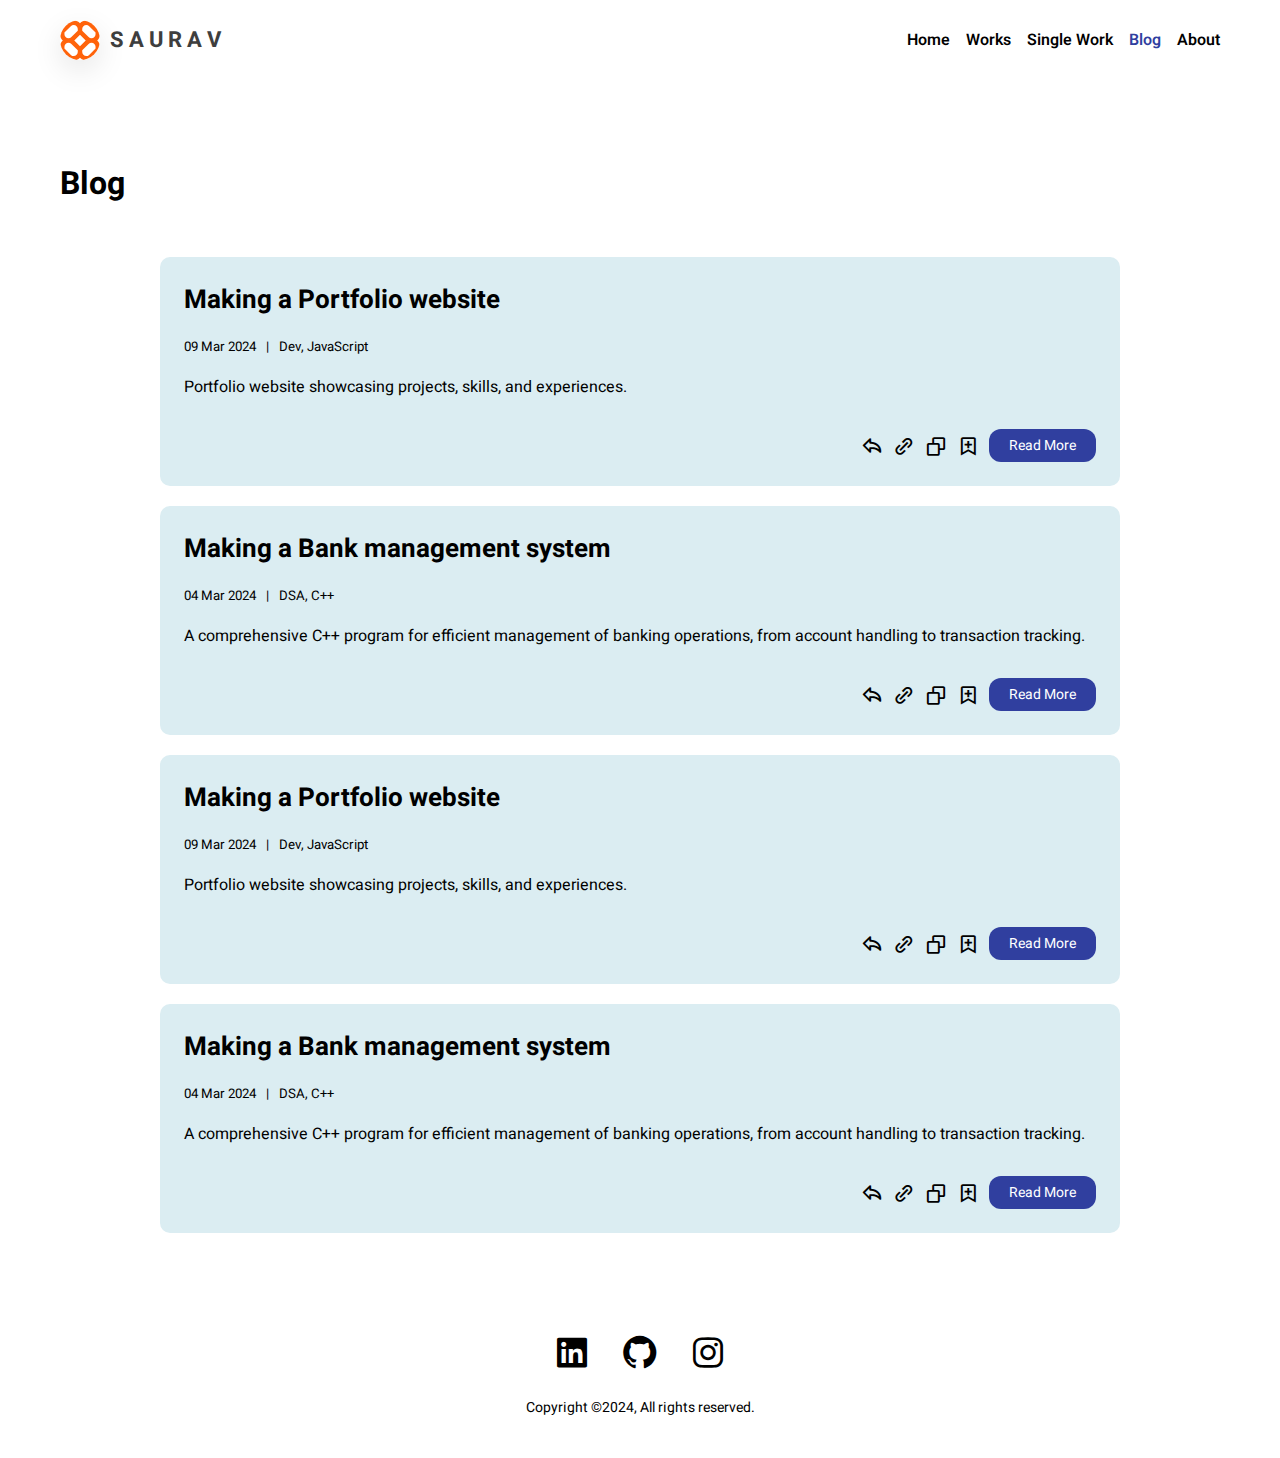
<file: blog.html>
<!DOCTYPE html>
<html lang="en">
    <head>
        <meta charset="UTF-8" />
        <meta name="viewport" content="width=device-width, initial-scale=1.0" />
        <!-- Title of webpage -->
        <title>Blog Page | S A U R A V</title>

        <!-- Link external stylesheet -->
        <link rel="stylesheet" href="style.css" />

        <!-- Import Boxicon icons -->
        <link
            href="https://unpkg.com/boxicons@2.1.4/css/boxicons.min.css"
            rel="stylesheet"
        />
    </head>
    <body>
        <nav>
            <div class="logo">
                <img src="assets/logo.svg" alt="" />
                <a href="">S A U R A V</a>
            </div>
            <div class="nav-links">
                <a href="index.html"> Home </a>
                <a href="works.html"> Works </a>
                <a href="single-work.html"> Single Work </a>
                <a class="selected" href="blog.html"> Blog </a>
                <a href="about.html"> About </a>
            </div>
        </nav>

        <h1 class="page-title">Blog</h1>

        <div class="content">
            <div class="post-list">
                <div class="posts-items">
                    <h3>Making a Portfolio website</h3>
                    <div class="info">
                        <h5>09 Mar 2024</h5>
                        <h5>|</h5>
                        <h5>Dev, JavaScript</h5>
                    </div>
                    <p>
                        Portfolio website showcasing projects, skills, and
                        experiences.
                    </p>

                    <div class="buttons">
                        <i class="bx bx-share"></i>
                        <i class="bx bx-link-alt"></i>
                        <i class="bx bx-copy"></i>
                        <i class="bx bx-bookmark-plus"></i>
                        <button>Read More</button>
                    </div>
                </div>

                <div class="posts-items">
                    <h3>Making a Bank management system</h3>
                    <div class="info">
                        <h5>04 Mar 2024</h5>
                        <h5>|</h5>
                        <h5>DSA, C++</h5>
                    </div>
                    <p>
                        A comprehensive C++ program for efficient management of
                        banking operations, from account handling to transaction
                        tracking.
                    </p>

                    <div class="buttons">
                        <i class="bx bx-share"></i>
                        <i class="bx bx-link-alt"></i>
                        <i class="bx bx-copy"></i>
                        <i class="bx bx-bookmark-plus"></i>
                        <button>Read More</button>
                    </div>
                </div>
                <div class="posts-items">
                    <h3>Making a Portfolio website</h3>
                    <div class="info">
                        <h5>09 Mar 2024</h5>
                        <h5>|</h5>
                        <h5>Dev, JavaScript</h5>
                    </div>
                    <p>
                        Portfolio website showcasing projects, skills, and
                        experiences.
                    </p>

                    <div class="buttons">
                        <i class="bx bx-share"></i>
                        <i class="bx bx-link-alt"></i>
                        <i class="bx bx-copy"></i>
                        <i class="bx bx-bookmark-plus"></i>
                        <button>Read More</button>
                    </div>
                </div>

                <div class="posts-items">
                    <h3>Making a Bank management system</h3>
                    <div class="info">
                        <h5>04 Mar 2024</h5>
                        <h5>|</h5>
                        <h5>DSA, C++</h5>
                    </div>
                    <p>
                        A comprehensive C++ program for efficient management of
                        banking operations, from account handling to transaction
                        tracking.
                    </p>

                    <div class="buttons">
                        <i class="bx bx-share"></i>
                        <i class="bx bx-link-alt"></i>
                        <i class="bx bx-copy"></i>
                        <i class="bx bx-bookmark-plus"></i>
                        <button>Read More</button>
                    </div>
                </div>
            </div>
        </div>

        <footer>
            <div class="socials">
                <a
                    href="https://www.linkedin.com/in/dev-saurav-singh"
                    target="_blank"
                >
                    <i class="bx bxl-linkedin-square"></i>
                </a>
                <a
                    href="https://github.com/SauravSinghKarmwar02"
                    target="_blank"
                >
                    <i class="bx bxl-github"></i>
                </a>
                <a
                    href="https://www.instagram.com/saurav_singh_karmwar/"
                    target="_blank"
                >
                    <i class="bx bxl-instagram"></i>
                </a>
            </div>
            <p>Copyright &copy;2024, All rights reserved.</p>
        </footer>
    </body>
</html>
</file>
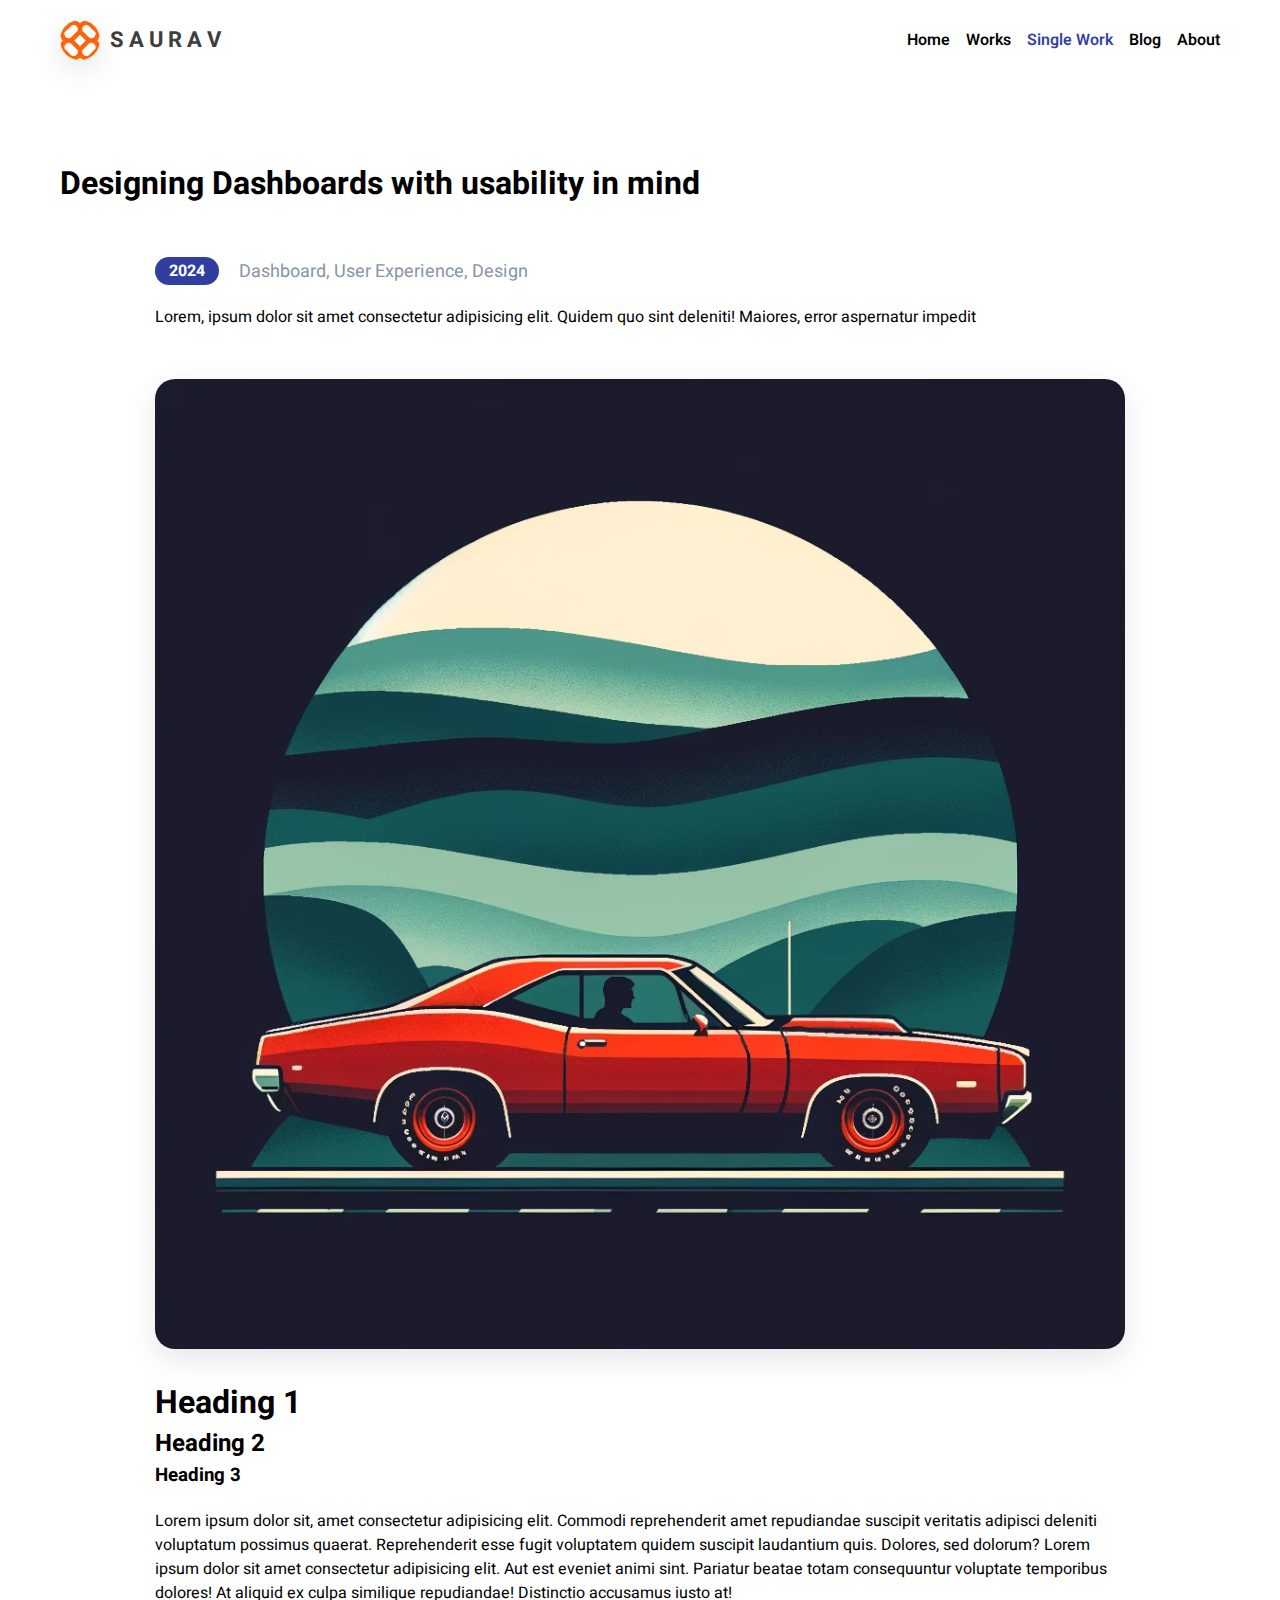
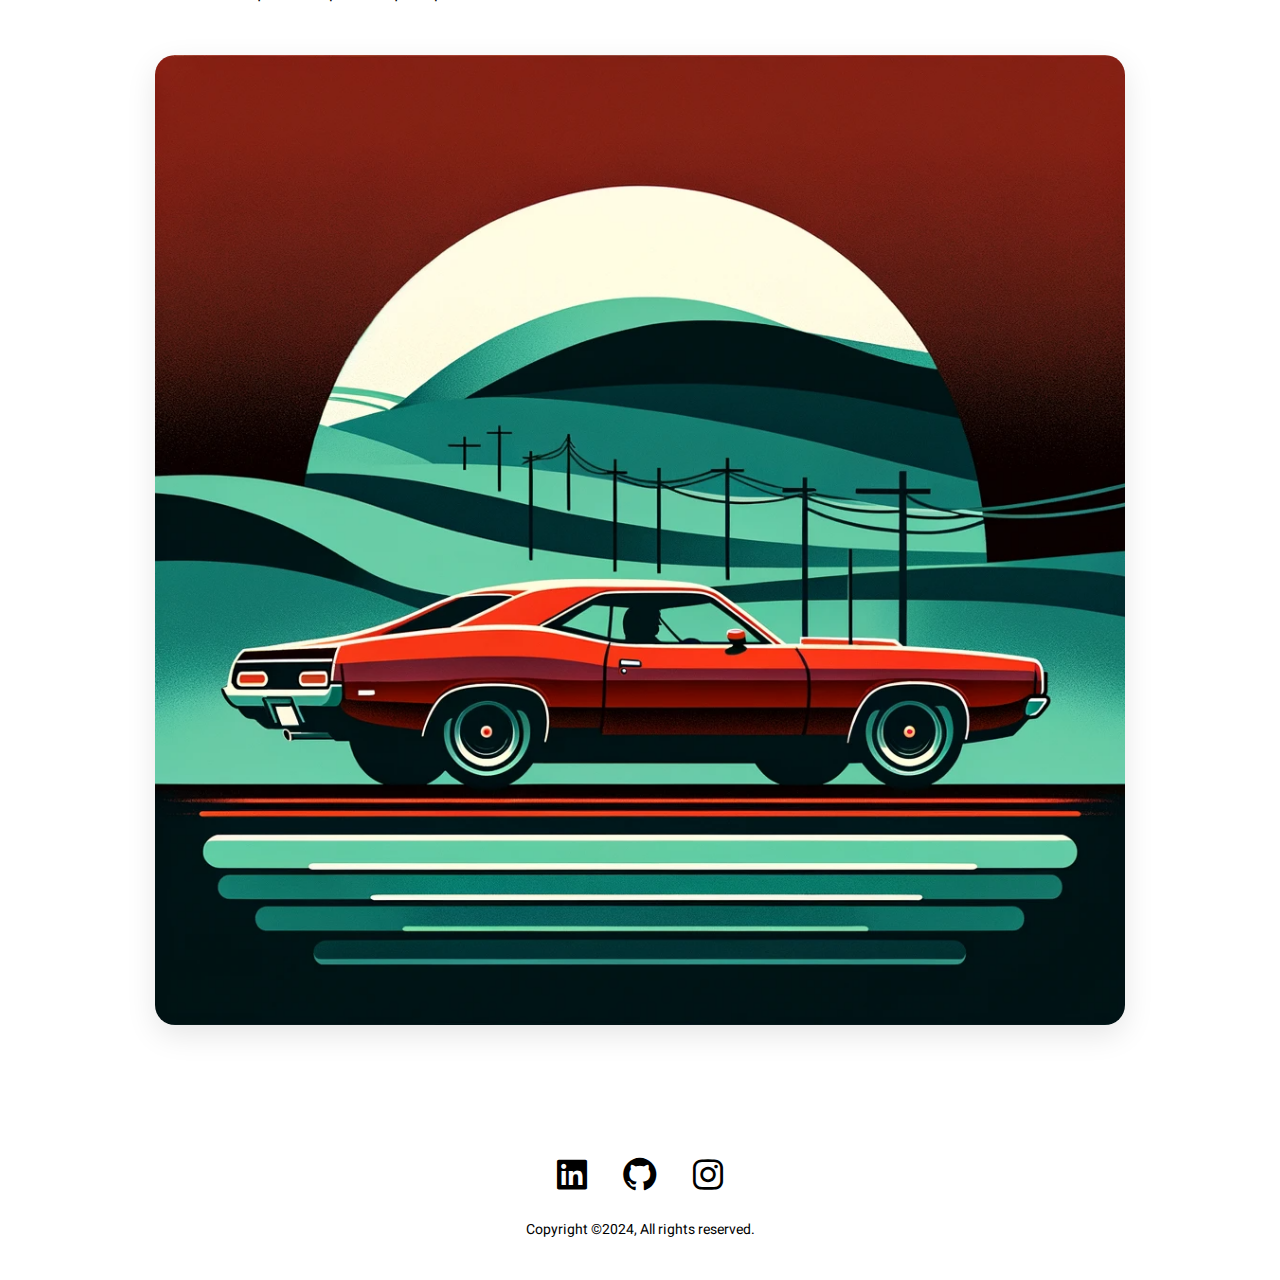
<file: single-work.html>
<!DOCTYPE html>
<html lang="en">
    <head>
        <meta charset="UTF-8" />
        <meta name="viewport" content="width=device-width, initial-scale=1.0" />
        <!-- Title of webpage -->
        <title>Single Work Page | S A U R A V</title>

        <!-- Link external stylesheet -->
        <link rel="stylesheet" href="style.css" />

        <!-- Import Boxicon icons -->
        <link
            href="https://unpkg.com/boxicons@2.1.4/css/boxicons.min.css"
            rel="stylesheet"
        />
    </head>
    <body>
        <nav>
            <div class="logo">
                <img src="assets/logo.svg" alt="" />
                <a href="">S A U R A V</a>
            </div>
            <div class="nav-links">
                <a href="index.html"> Home </a>
                <a href="works.html"> Works </a>
                <a class="selected" href="single-work.html"> Single Work </a>
                <a href="blog.html"> Blog </a>
                <a href="about.html"> About </a>
            </div>
        </nav>

        <h1 class="page-title">Designing Dashboards with usability in mind</h1>

        <div class="content">
            <div class="work-info">
                <div class="year-badge">2024</div>
                <div class="category">
                    <p>Dashboard, User Experience, Design</p>
                </div>
            </div>

            <p>
                Lorem, ipsum dolor sit amet consectetur adipisicing elit. Quidem
                quo sint deleniti! Maiores, error aspernatur impedit
            </p>

            <img src="assets/single-post-1.png" />

            <h1>Heading 1</h1>
            <h2>Heading 2</h2>
            <h3>Heading 3</h3>

            <p>
                Lorem ipsum dolor sit, amet consectetur adipisicing elit.
                Commodi reprehenderit amet repudiandae suscipit veritatis
                adipisci deleniti voluptatum possimus quaerat. Reprehenderit
                esse fugit voluptatem quidem suscipit laudantium quis. Dolores,
                sed dolorum? Lorem ipsum dolor sit amet consectetur adipisicing
                elit. Aut est eveniet animi sint. Pariatur beatae totam
                consequuntur voluptate temporibus dolores! At aliquid ex culpa
                similique repudiandae! Distinctio accusamus iusto at!
            </p>

            <img src="assets/single-post-2.png" />
        </div>

        <footer>
            <div class="socials">
                <a
                    href="https://www.linkedin.com/in/dev-saurav-singh"
                    target="_blank"
                >
                    <i class="bx bxl-linkedin-square"></i>
                </a>
                <a
                    href="https://github.com/SauravSinghKarmwar02"
                    target="_blank"
                >
                    <i class="bx bxl-github"></i>
                </a>
                <a
                    href="https://www.instagram.com/saurav_singh_karmwar/"
                    target="_blank"
                >
                    <i class="bx bxl-instagram"></i>
                </a>
            </div>
            <p>Copyright &copy;2024, All rights reserved.</p>
        </footer>
    </body>
</html>
</file>
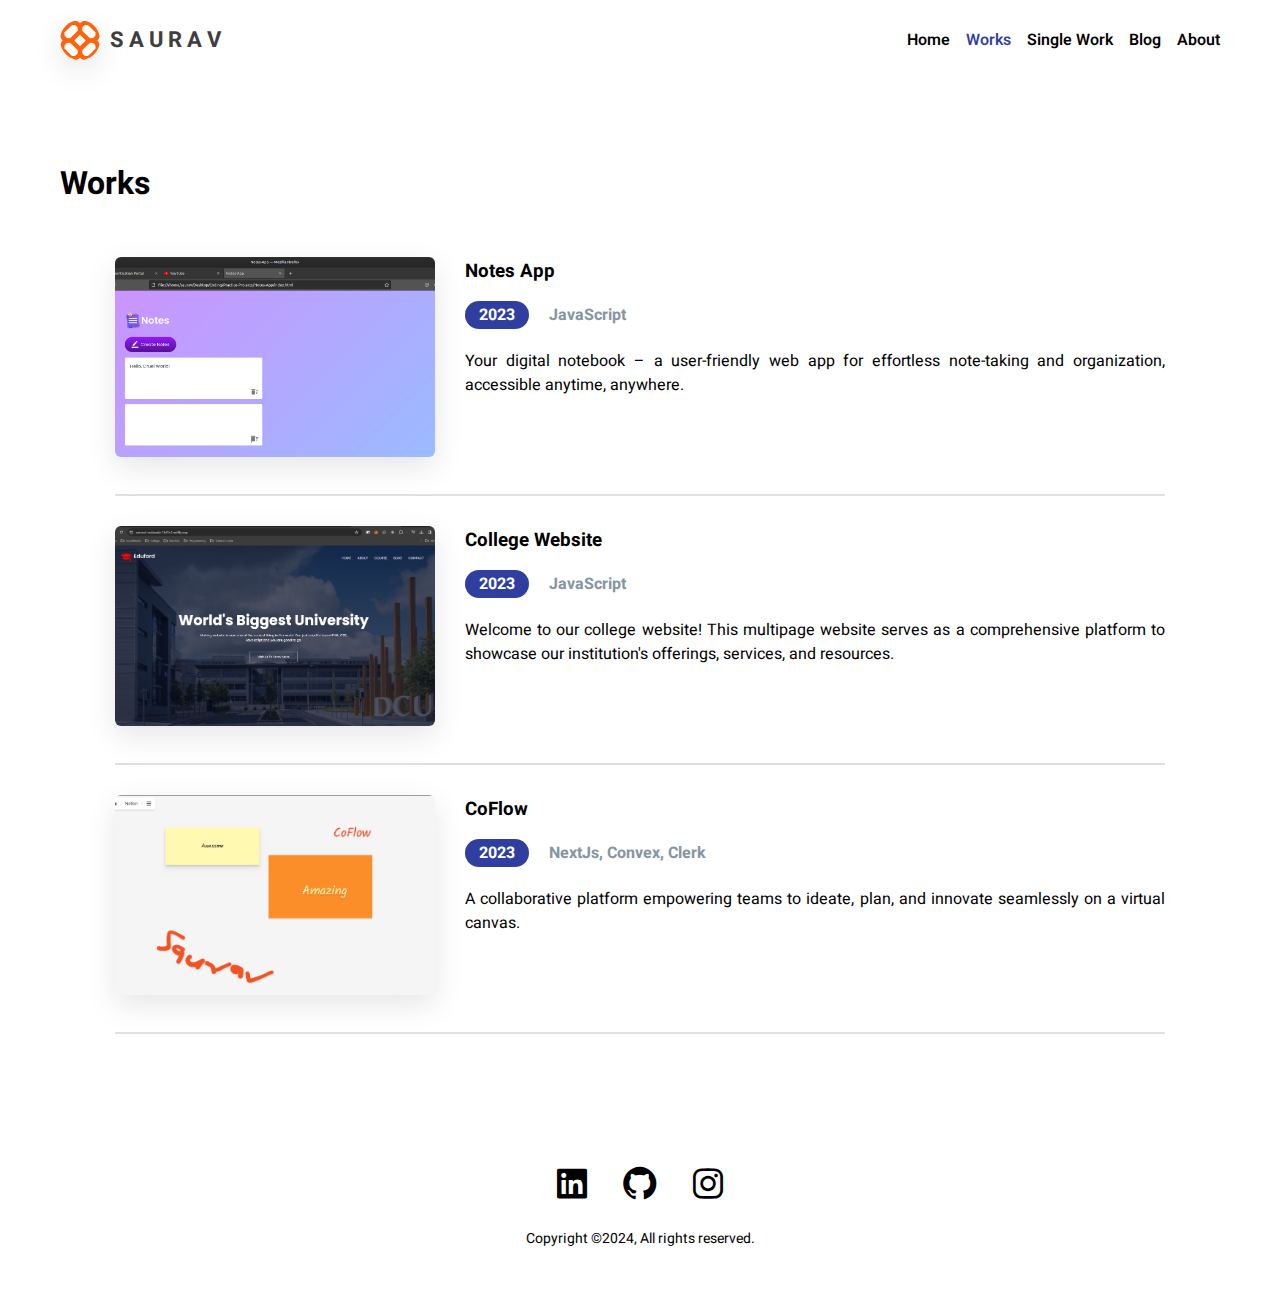
<file: works.html>
<!DOCTYPE html>
<html lang="en">
    <head>
        <meta charset="UTF-8" />
        <meta name="viewport" content="width=device-width, initial-scale=1.0" />
        <!-- Title of webpage -->
        <title>Works | S A U R A V</title>

        <!-- Link external stylesheet -->
        <link rel="stylesheet" href="style.css" />

        <!-- Import Boxicon icons -->
        <link
            href="https://unpkg.com/boxicons@2.1.4/css/boxicons.min.css"
            rel="stylesheet"
        />
    </head>
    <body>
        <nav>
            <div class="logo">
                <img src="assets/logo.svg" alt="" />
                <a href="">S A U R A V</a>
            </div>
            <div class="nav-links">
                <a href="index.html"> Home </a>
                <a class="selected" href="works.html"> Works </a>
                <a href="single-work.html"> Single Work </a>
                <a href="blog.html"> Blog </a>
                <a href="about.html"> About </a>
            </div>
        </nav>

        <h1 class="page-title">Works</h1>

        <div class="content">
            <div class="works-list">
                <div class="item">
                    <a
                        href="https://heroic-longma-d11482.netlify.app/"
                        target="_blank"
                    >
                        <img src="assets/Notes-App-preview.png" alt="" />
                    </a>
                    <div class="details">
                        <h3>Notes App</h3>
                        <div class="item-info">
                            <div class="year-badge">2023</div>
                            <h4>JavaScript</h4>
                        </div>
                        <p>
                            Your digital notebook – a user-friendly web app for
                            effortless note-taking and organization, accessible
                            anytime, anywhere.
                        </p>
                    </div>
                </div>

                <div class="item">
                    <a
                        href="https://earnest-malasada-1b41c3.netlify.app/"
                        target="_blank"
                    >
                        <img src="assets/College-Portal-preview.png" alt="" />
                    </a>
                    <div class="details">
                        <h3>College Website</h3>
                        <div class="item-info">
                            <div class="year-badge">2023</div>
                            <h4>JavaScript</h4>
                        </div>
                        <p>
                            Welcome to our college website! This multipage
                            website serves as a comprehensive platform to
                            showcase our institution's offerings, services, and
                            resources.
                        </p>
                    </div>
                </div>

                <div class="item">
                    <a
                        href="https://co-flow-sauravsinghkarmwars-projects.vercel.app/"
                        target="_blank"
                    >
                        <img src="assets/coflow-preview.png" alt="" />
                    </a>
                    <div class="details">
                        <h3>CoFlow</h3>
                        <div class="item-info">
                            <div class="year-badge">2023</div>
                            <h4>NextJs, Convex, Clerk</h4>
                        </div>
                        <p>
                            A collaborative platform empowering teams to ideate,
                            plan, and innovate seamlessly on a virtual canvas.
                        </p>
                    </div>
                </div>
            </div>
        </div>

        <footer>
            <div class="socials">
                <a
                    href="https://www.linkedin.com/in/dev-saurav-singh"
                    target="_blank"
                >
                    <i class="bx bxl-linkedin-square"></i>
                </a>
                <a
                    href="https://github.com/SauravSinghKarmwar02"
                    target="_blank"
                >
                    <i class="bx bxl-github"></i>
                </a>
                <a
                    href="https://www.instagram.com/saurav_singh_karmwar/"
                    target="_blank"
                >
                    <i class="bx bxl-instagram"></i>
                </a>
            </div>
            <p>Copyright &copy;2024, All rights reserved.</p>
        </footer>
    </body>
</html>
</file>
<file: style.css>
@import url(https://fonts.googleapis.com/css?family=Heebo:100,200,300,regular,500,600,700,800,900);

* {
    margin: 0;
    padding: 0;
    font-family: "Heebo", sans-serif;
    box-sizing: border-box;
}

a {
    text-decoration: none;
    color: #000;
}

img {
    object-fit: cover;
    object-position: top;
    box-shadow: 0 10px 30px rgba(0, 0, 0, 0.1);
}

nav {
    padding: 20px 148px;
    background-color: #fff;
    display: flex;
    align-items: center;
    justify-content: space-between;
    font-weight: 600;
}

nav .logo {
    display: flex;
    align-items: center;
    gap: 10px;
}

nav .logo img {
    width: 40px;
    height: 40px;
    border-radius: 50%;
}

nav .logo a {
    font-size: 22px;
    color: #3e3e3e;
    font-weight: bold;
}

nav .nav-links {
    display: flex;
    gap: 16px;
}

nav .nav-links a {
    transition: color 0.3s ease;
}

nav .nav-links a:hover,
nav .nav-links a.selected {
    color: #303f9f;
}

.main {
    padding: 0 148px;
    display: flex;
    align-items: center;
    justify-content: space-between;
    gap: 50px;
    height: calc(100vh - 80px);
}

.main .info h1 {
    font-size: 44px;
    margin-bottom: 40px;
}

.main .info p {
    font-size: 16px;
    margin-bottom: 45px;
    width: 100%;
}

.main .info button,
.content .post-list .posts-items .buttons button {
    padding: 10px 30px;
    background: #303f9f;
    border: none;
    color: #fff;
    font-size: 16px;
    border-radius: 12px;

    cursor: pointer;
    transition: background 0.3s ease;
}

.main .info button:hover,
.content .post-list .posts-items .buttons button:hover {
    background: #1a237e;
}

.main img {
    width: 400px;
    height: 400px;
    border-radius: 50%;
}

.recent {
    padding: 60px 148px;
    background-color: #dbedf2;
}

.recent .header {
    display: flex;
    align-items: center;
    justify-content: space-between;
    margin-bottom: 30px;
}

.recent .header h4,
.separator h4 {
    font-size: 20px;
    font-weight: 400;
}

.recent .header a {
    color: #303f9f;
}

.recent .posts {
    display: flex;
    justify-content: center;
    gap: 20px;
}

.recent .posts .posts-items {
    background-color: #fff;
    padding: 24px;
    width: 460px;
}

.recent .posts .posts-items h3,
.content .post-list .posts-items h3 {
    font-size: 26px;
    margin-bottom: 18px;
}

.recent .posts .posts-items .info,
.content .post-list .posts-items .info {
    display: flex;
    gap: 10px;
    margin-bottom: 18px;
}

.recent .posts .posts-items .info h5,
.content .post-list .posts-items h5 {
    font-style: 18px;
    font-weight: 400;
}

.recent .posts .posts-items p {
    width: 400px;
}

.separator {
    padding: 40px 148px 0;
}

.separator h4 {
    margin-bottom: 30px;
}

.featured {
    padding: 40px 290px 0;
}

.featured .item,
.works-list .item {
    display: flex;
    gap: 30px;
    margin-bottom: 30px;
    padding-bottom: 30px;
    border-bottom: 2px solid #e0e0e0;
}

.featured .item img,
.works-list .item img {
    width: 320px;
    height: 200px;
    border-radius: 6px;
}

.featured .item .details h3,
.works-list .item .details h3 {
    font-style: 30px;
    margin-bottom: 16px;
}

.featured .item .details .item-info,
.works-list .item .details .item-info {
    display: flex;
    align-items: center;
    gap: 20px;
    margin-bottom: 20px;
}

.featured .item .details .item-info .year-badge,
.works-list .item .details .item-info .year-badge,
.content .work-info .year-badge {
    background-color: #303f9f;
    padding: 2px 14px;
    color: #fff;
    border-radius: 16px;
    font-style: 14px;
    font-weight: bold;
}

.featured .item .details .item-info h4,
.works-list .item .details .item-info h4 {
    color: #8695a4;
    font-style: 18px;
}

.featured .item .details p,
.works-list .item .details p {
    width: 700px;
    text-align: justify;
}

footer {
    padding: 40px 0;
    display: flex;
    flex-direction: column;
    align-items: center;
}

footer .socials {
    display: flex;
    align-items: center;
    gap: 28px;
    margin-bottom: 20px;
}

footer .socials i {
    font-size: 40px;
    cursor: pointer;
    transition: color 0.3s ease;
}

footer .socials i:hover {
    color: #303f9f;
}

footer p {
    font-size: 14px;
}

.page-title {
    padding: 80px 234px 20px;
    width: 100%;
}

.content {
    padding: 30px 148px 60px;
    display: flex;
    flex-direction: column;
    align-items: center;
}

.content .work-info {
    display: flex;
    align-items: center;
    justify-content: flex-start;
    gap: 20px;
    width: 970px;
}

.content .work-info .category {
    color: #8695a4;
    font-size: 18px;
}

.content > p {
    width: 970px;
    font-size: 16px;
    margin: 20px 0;
}

.content > img {
    width: 970px;
    margin: 30px 0;
    border-radius: 20px;
}

.content > h1,
.content > h2,
.content > h3 {
    width: 970px;
}

.content .post-list {
    display: flex;
    flex-direction: column;
    gap: 20px;
}

.content .post-list .posts-items {
    background-color: #dbedf2;
    padding: 24px;
    width: 960px;
    border-radius: 10px;
}

.content .post-list .posts-items .buttons {
    margin-top: 30px;
    display: flex;
    align-items: center;
    justify-content: flex-end;
    gap: 10px;
}

.content .post-list .posts-items .buttons button {
    font-size: 14px;
    padding: 6px 20px;
}

.content .post-list .posts-items .buttons i {
    font-size: 22px;
    cursor: pointer;
    transition: color 0.3s ease;
}

.content .post-list .posts-items .buttons i:hover {
    color: #303f9f;
}

.content .container {
    background-color: #dbedf2;
    padding: 30px;
    display: flex;
    align-items: center;
    gap: 30px;
    width: 970px;
    border-radius: 20px;
}

.content .container img {
    width: 300px;
    height: 300px;
    border-radius: 50%;
}

.content .container h2 {
    margin-bottom: 20px;
    font-size: 30px;
}

.content .container .about > p {
    text-align: justify;
}

.content .container .about .email {
    font-weight: bold;
    margin-top: 30px;
    font-size: 14px;
}

@media screen and (max-width: 1400px) {
    nav {
        padding: 20px 60px;
    }

    .main {
        padding: 0 60px;
    }

    .recent {
        padding: 60px;
    }

    .featured,
    .separator {
        padding: 40px 60px 0;
    }

    .page-title {
        padding: 80px 60px 20px;
    }
}

@media screen and (max-width: 1200px) {
    nav {
        padding: 20px 40px;
    }

    .main {
        padding: 0 40px;
    }

    .main img {
        width: 340px;
        height: 340px;
    }

    .recent {
        padding: 40px;
    }

    .featured,
    .separator {
        padding: 40px 40px 0;
    }

    .featured .item .details p,
    .works-list .item .details p {
        width: 100%;
    }

    .page-title {
        padding: 80px 40px 20px;
    }

    .content .work-info,
    .content > p,
    .content > img,
    .content > h1,
    .content > h2,
    .content > h3,
    .content .post-list .posts-items,
    .content .container {
        width: 100%;
    }

    .content .container img {
        width: 250px;
        height: 250px;
    }

    .content .container h2 {
        font-size: 24px;
        margin-bottom: 10px;
    }

    .content .container .about > p {
        font-size: 14px;
    }
}

@media screen and (max-width: 992px) {
    nav {
        padding: 20px;
    }

    .main {
        padding: 0 20px;
    }

    .main img {
        width: 300px;
        height: 300px;
    }

    .main .info h1 {
        font-size: 34px;
    }

    .main .info p {
        font-size: 15px;
    }

    .main .info button {
        font-size: 15px;
        padding: 8px 22px;
    }

    .recent {
        padding: 40px 20px;
    }

    .recent .posts .posts-items {
        width: 100%;
    }

    .recent .posts .posts-items h3,
    .content .post-list .posts-items h3 {
        font-size: 20px;
    }

    .recent .posts .posts-items .info h5,
    .content .post-list .posts-items .info h5 {
        font-size: 14px;
    }

    .recent .posts .posts-items p {
        width: 100%;
        font-size: 14px;
    }

    .featured,
    .separator {
        padding: 40px 20px 0;
    }

    .featured .item,
    .works-list .item {
        flex-direction: column;
        padding: 0 20px 30px;
    }

    .featured .item img,
    .works-list .item img {
        width: 100%;
        height: auto;
    }

    .featured .item .details h3,
    .works-list .details .item h3 {
        font-size: 24px;
        margin-bottom: 12px;
    }

    .featured .item .details .item-info .year-badge,
    .works-list .item .details .item-info .year-badge {
        font-size: 12px;
    }

    .featured .item .details .item-info h4,
    .works-list .item .details .item-info h4 {
        font-size: 15px;
    }

    .featured .item .details p,
    .works-list .item .details p {
        font-size: 14px;
    }

    .content {
        padding: 30px 20px 60px;
    }

    .content .container h2 {
        font-size: 20px;
    }

    .content .container .about > p {
        font-size: 13px;
    }
}

@media screen and (max-width: 768px) {
    nav {
        justify-content: center;
    }

    nav .logo {
        display: none;
    }

    .main {
        flex-direction: column;
        justify-content: space-around;
        margin: 40px 0;
        height: auto;
    }

    .main .info h1 {
        font-size: 30px;
        margin-bottom: 16px;
    }

    .main .info p {
        margin-bottom: 16px;
    }

    .main .info button {
        padding: 6px 20px;
        font-size: 13px;
    }

    .main img {
        margin-top: 20px;
        width: 100%;
        height: auto;
        border-radius: 50px;
    }

    .recent .posts,
    .content .container {
        flex-direction: column;
    }

    .content .container img {
        width: 100%;
        height: auto;
    }
}
</file>
